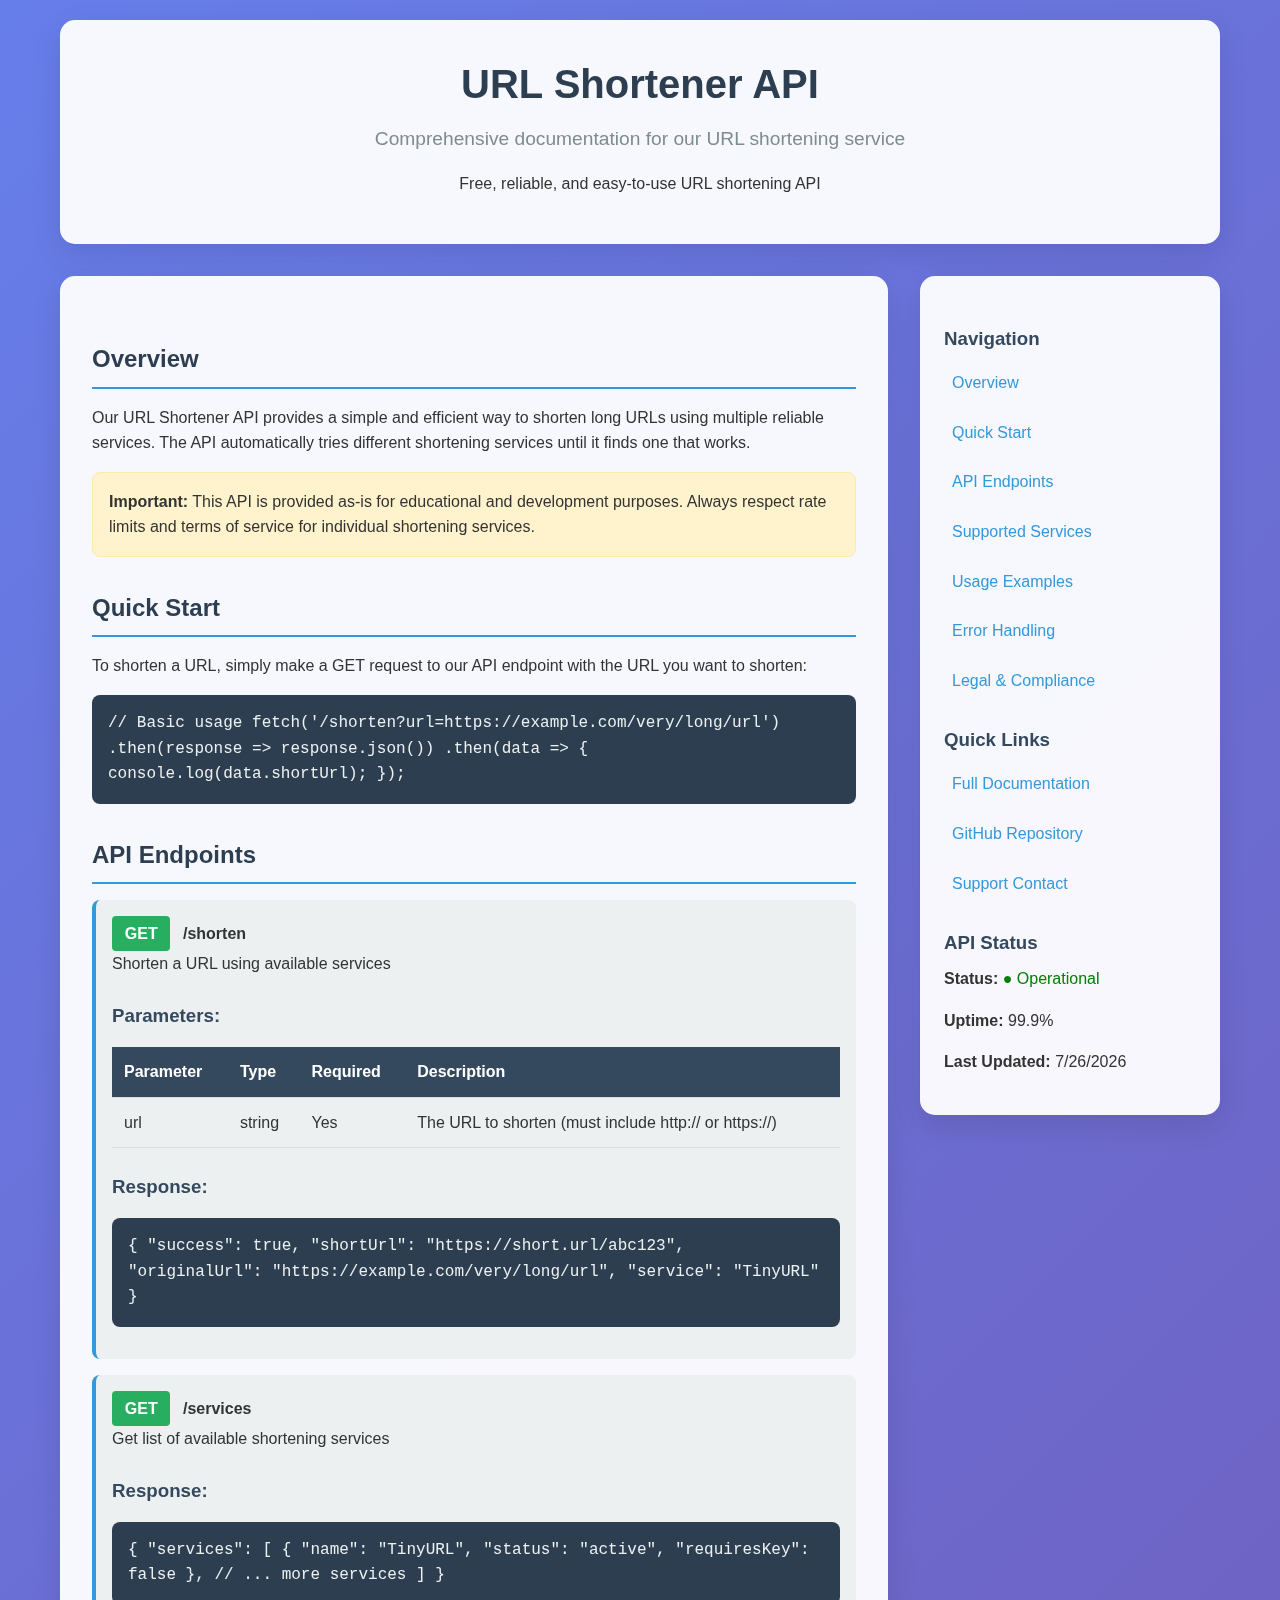
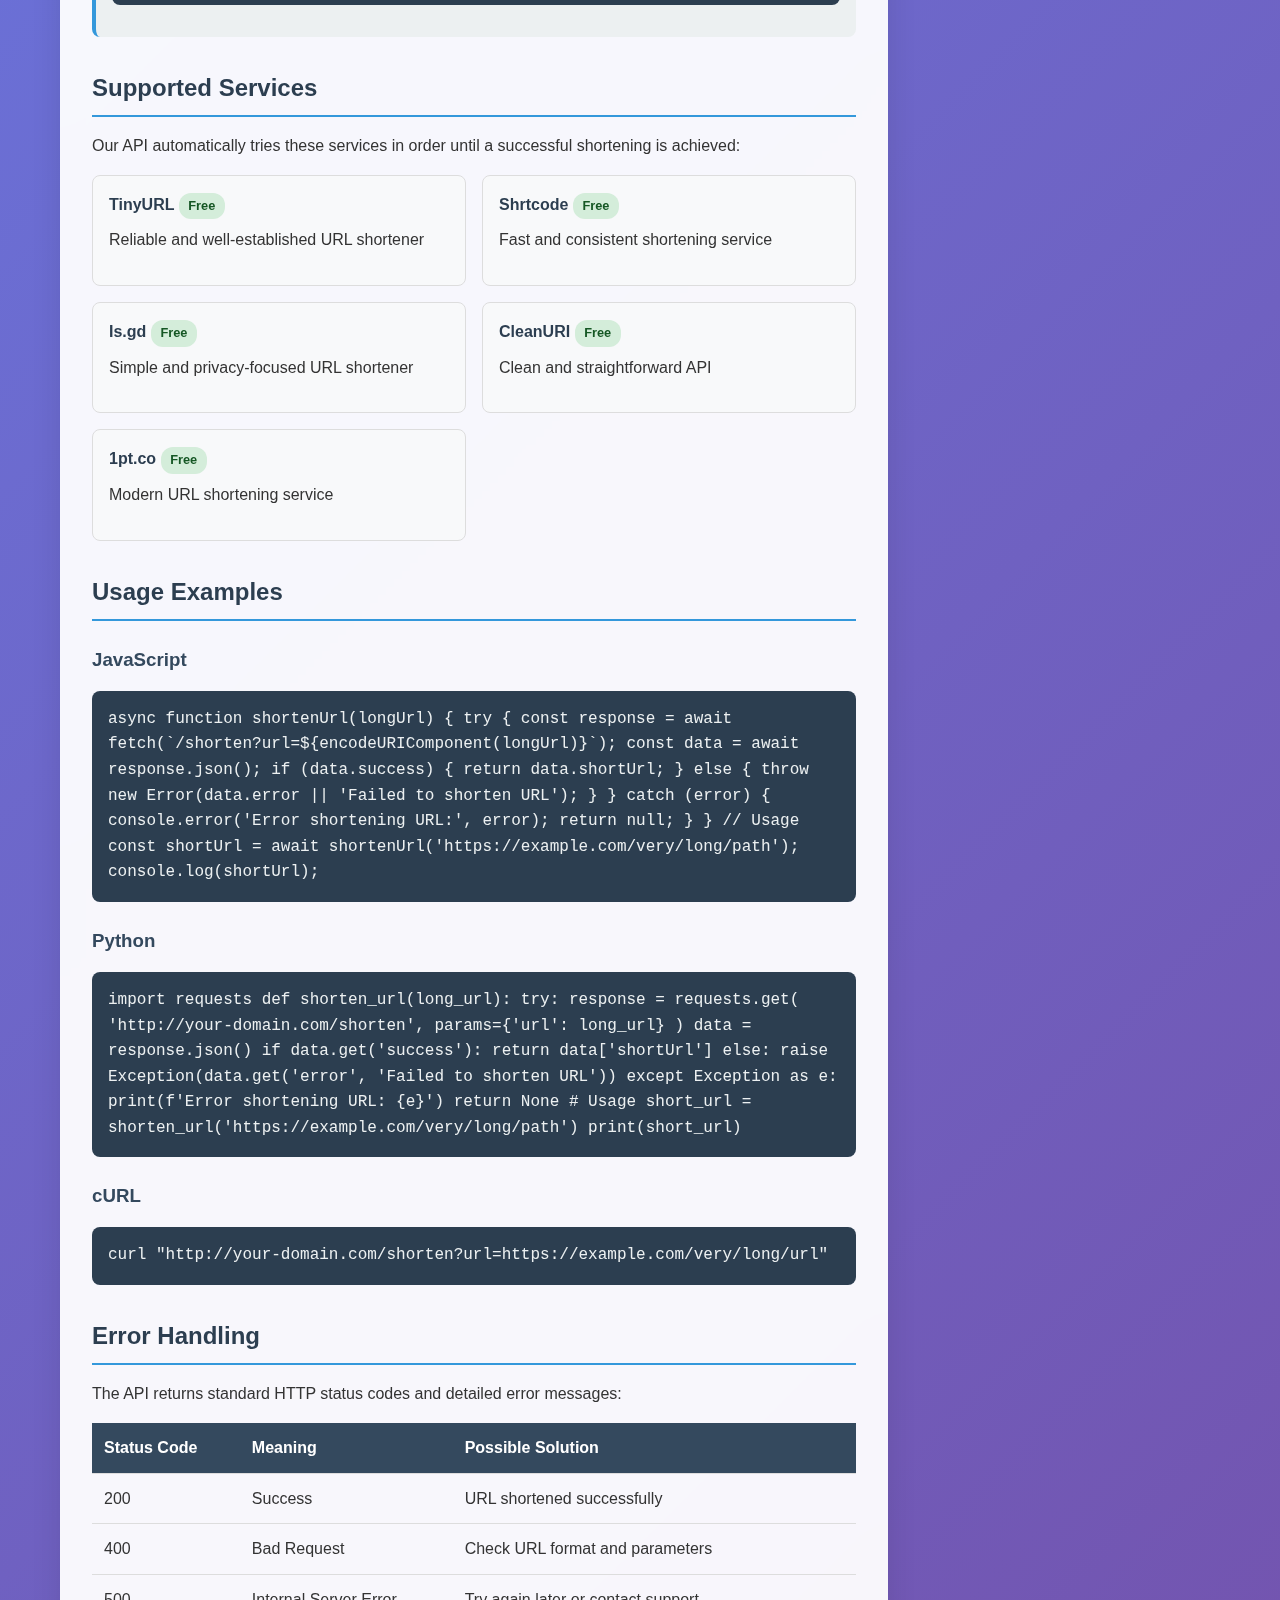
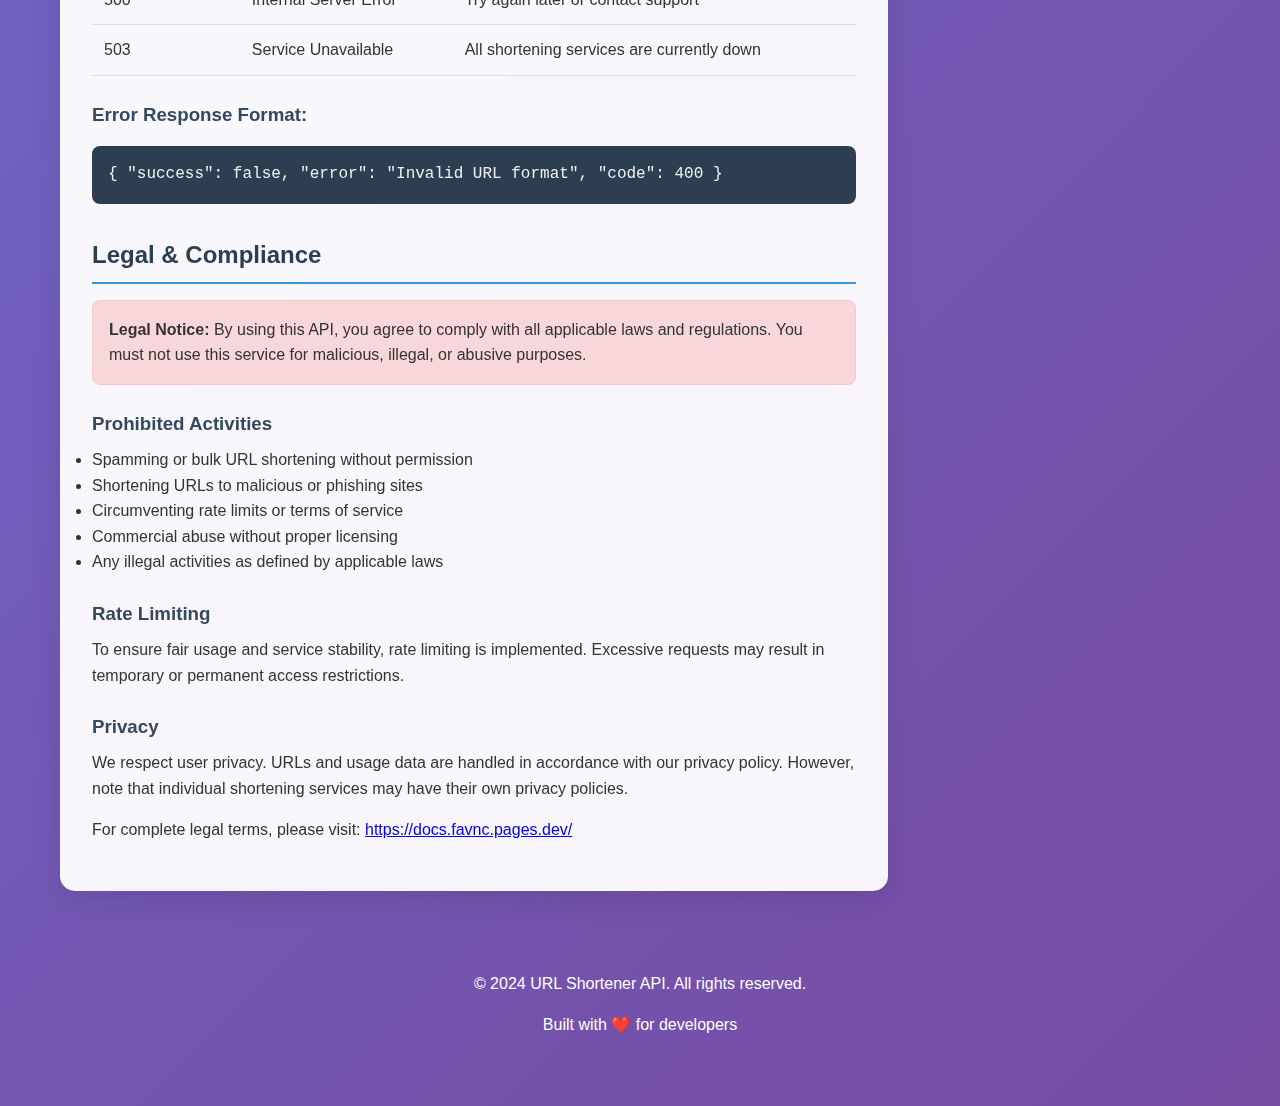
<file: api/index.html>
<!DOCTYPE html>
<html lang="en">
<head>
    <meta charset="UTF-8">
    <meta name="viewport" content="width=device-width, initial-scale=1.0">
    <title>URL Shortener API Documentation</title>
    <style>
        * {
            margin: 0;
            padding: 0;
            box-sizing: border-box;
        }

        body {
            font-family: 'Segoe UI', Tahoma, Geneva, Verdana, sans-serif;
            line-height: 1.6;
            color: #333;
            background: linear-gradient(135deg, #667eea 0%, #764ba2 100%);
            min-height: 100vh;
        }

        .container {
            max-width: 1200px;
            margin: 0 auto;
            padding: 20px;
        }

        header {
            background: rgba(255, 255, 255, 0.95);
            backdrop-filter: blur(10px);
            padding: 2rem;
            border-radius: 15px;
            box-shadow: 0 10px 30px rgba(0, 0, 0, 0.1);
            margin-bottom: 2rem;
            text-align: center;
        }

        h1 {
            color: #2c3e50;
            font-size: 2.5rem;
            margin-bottom: 0.5rem;
        }

        .subtitle {
            color: #7f8c8d;
            font-size: 1.2rem;
            margin-bottom: 1rem;
        }

        .main-content {
            display: grid;
            grid-template-columns: 1fr 300px;
            gap: 2rem;
        }

        .content {
            background: rgba(255, 255, 255, 0.95);
            backdrop-filter: blur(10px);
            padding: 2rem;
            border-radius: 15px;
            box-shadow: 0 10px 30px rgba(0, 0, 0, 0.1);
        }

        .sidebar {
            background: rgba(255, 255, 255, 0.95);
            backdrop-filter: blur(10px);
            padding: 1.5rem;
            border-radius: 15px;
            box-shadow: 0 10px 30px rgba(0, 0, 0, 0.1);
            height: fit-content;
        }

        h2 {
            color: #2c3e50;
            margin: 2rem 0 1rem 0;
            padding-bottom: 0.5rem;
            border-bottom: 2px solid #3498db;
        }

        h3 {
            color: #34495e;
            margin: 1.5rem 0 0.5rem 0;
        }

        p {
            margin-bottom: 1rem;
        }

        .code-block {
            background: #2c3e50;
            color: #ecf0f1;
            padding: 1rem;
            border-radius: 8px;
            margin: 1rem 0;
            overflow-x: auto;
            font-family: 'Courier New', monospace;
        }

        .endpoint {
            background: #ecf0f1;
            padding: 1rem;
            border-radius: 8px;
            margin: 1rem 0;
            border-left: 4px solid #3498db;
        }

        .method {
            display: inline-block;
            padding: 0.3rem 0.8rem;
            background: #3498db;
            color: white;
            border-radius: 4px;
            font-weight: bold;
            margin-right: 0.5rem;
        }

        .method.get { background: #27ae60; }
        .method.post { background: #2980b9; }
        .method.put { background: #f39c12; }
        .method.delete { background: #e74c3c; }

        .nav-links {
            list-style: none;
        }

        .nav-links li {
            margin-bottom: 0.5rem;
        }

        .nav-links a {
            color: #3498db;
            text-decoration: none;
            padding: 0.5rem;
            display: block;
            border-radius: 5px;
            transition: background 0.3s;
        }

        .nav-links a:hover {
            background: #ecf0f1;
        }

        .api-list {
            display: grid;
            grid-template-columns: repeat(auto-fit, minmax(300px, 1fr));
            gap: 1rem;
            margin: 1rem 0;
        }

        .api-card {
            background: #f8f9fa;
            padding: 1rem;
            border-radius: 8px;
            border: 1px solid #ddd;
        }

        .api-card h4 {
            color: #2c3e50;
            margin-bottom: 0.5rem;
        }

        .status {
            display: inline-block;
            padding: 0.2rem 0.6rem;
            border-radius: 12px;
            font-size: 0.8rem;
            font-weight: bold;
        }

        .status.free { background: #d4edda; color: #155724; }
        .status.paid { background: #fff3cd; color: #856404; }

        .warning {
            background: #fff3cd;
            border: 1px solid #ffeaa7;
            padding: 1rem;
            border-radius: 8px;
            margin: 1rem 0;
        }

        .legal-notice {
            background: #f8d7da;
            border: 1px solid #f5c6cb;
            padding: 1rem;
            border-radius: 8px;
            margin: 1rem 0;
        }

        table {
            width: 100%;
            border-collapse: collapse;
            margin: 1rem 0;
        }

        th, td {
            padding: 0.75rem;
            text-align: left;
            border-bottom: 1px solid #ddd;
        }

        th {
            background: #34495e;
            color: white;
        }

        tr:hover {
            background: #f5f5f5;
        }

        footer {
            text-align: center;
            margin-top: 3rem;
            padding: 2rem;
            color: white;
        }

        @media (max-width: 768px) {
            .main-content {
                grid-template-columns: 1fr;
            }
            
            .api-list {
                grid-template-columns: 1fr;
            }
        }
    </style>
</head>
<body>
    <div class="container">
        <header>
            <h1>URL Shortener API</h1>
            <p class="subtitle">Comprehensive documentation for our URL shortening service</p>
            <p>Free, reliable, and easy-to-use URL shortening API</p>
        </header>

        <div class="main-content">
            <div class="content">
                <section id="overview">
                    <h2>Overview</h2>
                    <p>Our URL Shortener API provides a simple and efficient way to shorten long URLs using multiple reliable services. The API automatically tries different shortening services until it finds one that works.</p>
                    
                    <div class="warning">
                        <strong>Important:</strong> This API is provided as-is for educational and development purposes. Always respect rate limits and terms of service for individual shortening services.
                    </div>
                </section>

                <section id="quick-start">
                    <h2>Quick Start</h2>
                    <p>To shorten a URL, simply make a GET request to our API endpoint with the URL you want to shorten:</p>
                    
                    <div class="code-block">
// Basic usage
fetch('/shorten?url=https://example.com/very/long/url')
    .then(response => response.json())
    .then(data => {
        console.log(data.shortUrl);
    });
                    </div>
                </section>

                <section id="endpoints">
                    <h2>API Endpoints</h2>

                    <div class="endpoint">
                        <span class="method get">GET</span>
                        <strong>/shorten</strong>
                        <p>Shorten a URL using available services</p>
                        
                        <h3>Parameters:</h3>
                        <table>
                            <tr>
                                <th>Parameter</th>
                                <th>Type</th>
                                <th>Required</th>
                                <th>Description</th>
                            </tr>
                            <tr>
                                <td>url</td>
                                <td>string</td>
                                <td>Yes</td>
                                <td>The URL to shorten (must include http:// or https://)</td>
                            </tr>
                        </table>

                        <h3>Response:</h3>
                        <div class="code-block">
{
    "success": true,
    "shortUrl": "https://short.url/abc123",
    "originalUrl": "https://example.com/very/long/url",
    "service": "TinyURL"
}
                        </div>
                    </div>

                    <div class="endpoint">
                        <span class="method get">GET</span>
                        <strong>/services</strong>
                        <p>Get list of available shortening services</p>
                        
                        <h3>Response:</h3>
                        <div class="code-block">
{
    "services": [
        {
            "name": "TinyURL",
            "status": "active",
            "requiresKey": false
        },
        // ... more services
    ]
}
                        </div>
                    </div>
                </section>

                <section id="supported-services">
                    <h2>Supported Services</h2>
                    <p>Our API automatically tries these services in order until a successful shortening is achieved:</p>
                    
                    <div class="api-list">
                        <div class="api-card">
                            <h4>TinyURL <span class="status free">Free</span></h4>
                            <p>Reliable and well-established URL shortener</p>
                        </div>
                        <div class="api-card">
                            <h4>Shrtcode <span class="status free">Free</span></h4>
                            <p>Fast and consistent shortening service</p>
                        </div>
                        <div class="api-card">
                            <h4>Is.gd <span class="status free">Free</span></h4>
                            <p>Simple and privacy-focused URL shortener</p>
                        </div>
                        <div class="api-card">
                            <h4>CleanURI <span class="status free">Free</span></h4>
                            <p>Clean and straightforward API</p>
                        </div>
                        <div class="api-card">
                            <h4>1pt.co <span class="status free">Free</span></h4>
                            <p>Modern URL shortening service</p>
                        </div>
                        <!-- Add more services as needed -->
                    </div>
                </section>

                <section id="usage-examples">
                    <h2>Usage Examples</h2>

                    <h3>JavaScript</h3>
                    <div class="code-block">
async function shortenUrl(longUrl) {
    try {
        const response = await fetch(`/shorten?url=${encodeURIComponent(longUrl)}`);
        const data = await response.json();
        
        if (data.success) {
            return data.shortUrl;
        } else {
            throw new Error(data.error || 'Failed to shorten URL');
        }
    } catch (error) {
        console.error('Error shortening URL:', error);
        return null;
    }
}

// Usage
const shortUrl = await shortenUrl('https://example.com/very/long/path');
console.log(shortUrl);
                    </div>

                    <h3>Python</h3>
                    <div class="code-block">
import requests

def shorten_url(long_url):
    try:
        response = requests.get(
            'http://your-domain.com/shorten',
            params={'url': long_url}
        )
        data = response.json()
        
        if data.get('success'):
            return data['shortUrl']
        else:
            raise Exception(data.get('error', 'Failed to shorten URL'))
    except Exception as e:
        print(f'Error shortening URL: {e}')
        return None

# Usage
short_url = shorten_url('https://example.com/very/long/path')
print(short_url)
                    </div>

                    <h3>cURL</h3>
                    <div class="code-block">
curl "http://your-domain.com/shorten?url=https://example.com/very/long/url"
                    </div>
                </section>

                <section id="error-handling">
                    <h2>Error Handling</h2>
                    <p>The API returns standard HTTP status codes and detailed error messages:</p>
                    
                    <table>
                        <tr>
                            <th>Status Code</th>
                            <th>Meaning</th>
                            <th>Possible Solution</th>
                        </tr>
                        <tr>
                            <td>200</td>
                            <td>Success</td>
                            <td>URL shortened successfully</td>
                        </tr>
                        <tr>
                            <td>400</td>
                            <td>Bad Request</td>
                            <td>Check URL format and parameters</td>
                        </tr>
                        <tr>
                            <td>500</td>
                            <td>Internal Server Error</td>
                            <td>Try again later or contact support</td>
                        </tr>
                        <tr>
                            <td>503</td>
                            <td>Service Unavailable</td>
                            <td>All shortening services are currently down</td>
                        </tr>
                    </table>

                    <h3>Error Response Format:</h3>
                    <div class="code-block">
{
    "success": false,
    "error": "Invalid URL format",
    "code": 400
}
                    </div>
                </section>

                <section id="legal">
                    <h2>Legal & Compliance</h2>
                    <div class="legal-notice">
                        <strong>Legal Notice:</strong> By using this API, you agree to comply with all applicable laws and regulations. You must not use this service for malicious, illegal, or abusive purposes.
                    </div>

                    <h3>Prohibited Activities</h3>
                    <ul>
                        <li>Spamming or bulk URL shortening without permission</li>
                        <li>Shortening URLs to malicious or phishing sites</li>
                        <li>Circumventing rate limits or terms of service</li>
                        <li>Commercial abuse without proper licensing</li>
                        <li>Any illegal activities as defined by applicable laws</li>
                    </ul>

                    <h3>Rate Limiting</h3>
                    <p>To ensure fair usage and service stability, rate limiting is implemented. Excessive requests may result in temporary or permanent access restrictions.</p>

                    <h3>Privacy</h3>
                    <p>We respect user privacy. URLs and usage data are handled in accordance with our privacy policy. However, note that individual shortening services may have their own privacy policies.</p>

                    <p>For complete legal terms, please visit: <a href="https://docs.favnc.pages.dev/" target="_blank">https://docs.favnc.pages.dev/</a></p>
                </section>
            </div>

            <div class="sidebar">
                <h3>Navigation</h3>
                <ul class="nav-links">
                    <li><a href="#overview">Overview</a></li>
                    <li><a href="#quick-start">Quick Start</a></li>
                    <li><a href="#endpoints">API Endpoints</a></li>
                    <li><a href="#supported-services">Supported Services</a></li>
                    <li><a href="#usage-examples">Usage Examples</a></li>
                    <li><a href="#error-handling">Error Handling</a></li>
                    <li><a href="#legal">Legal & Compliance</a></li>
                </ul>

                <h3>Quick Links</h3>
                <ul class="nav-links">
                    <li><a href="https://docs.favnc.pages.dev/" target="_blank">Full Documentation</a></li>
                    <li><a href="https://github.com/your-repo" target="_blank">GitHub Repository</a></li>
                    <li><a href="mailto:support@example.com">Support Contact</a></li>
                </ul>

                <h3>API Status</h3>
                <p><strong>Status:</strong> <span style="color: green;">● Operational</span></p>
                <p><strong>Uptime:</strong> 99.9%</p>
                <p><strong>Last Updated:</strong> <span id="current-date"></span></p>
            </div>
        </div>

        <footer>
            <p>&copy; 2024 URL Shortener API. All rights reserved.</p>
            <p>Built with ❤️ for developers</p>
        </footer>
    </div>

    <script>
        // Set current date
        document.getElementById('current-date').textContent = new Date().toLocaleDateString();
        
        // Smooth scrolling for navigation links
        document.querySelectorAll('.nav-links a').forEach(link => {
            link.addEventListener('click', function(e) {
                e.preventDefault();
                const targetId = this.getAttribute('href');
                const targetElement = document.querySelector(targetId);
                if (targetElement) {
                    targetElement.scrollIntoView({
                        behavior: 'smooth',
                        block: 'start'
                    });
                }
            });
        });
    </script>
</body>
</html>
</file>
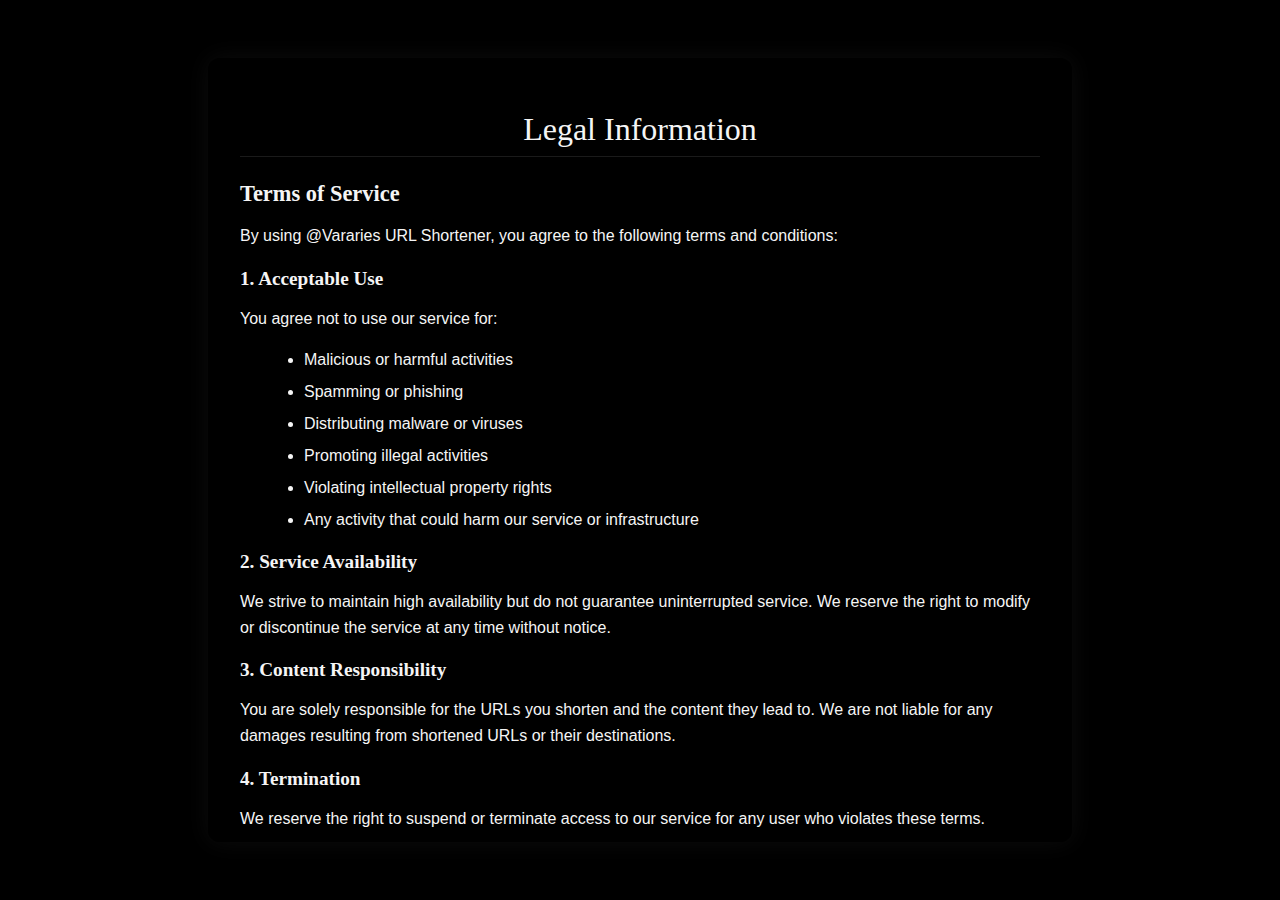
<file: legal.html>
<!DOCTYPE html>
<html lang="en">
<head>
    <meta charset="UTF-8">
    <meta name="viewport" content="width=device-width, initial-scale=1.0">
    <title>Legal - @Vararies</title>
    <link rel="stylesheet" href="bin/system.css">
    <style>
        /* Additional styles for the legal page */
        .legal-container {
            background: rgba(0, 0, 0, 0.85);
            padding: 2rem;
            border-radius: 12px;
            box-shadow: 0 0 25px rgba(255, 255, 255, 0.05);
            width: 90%;
            max-width: 800px;
            margin: 2rem auto;
            color: #f5f5f5;
            text-align: left;
            max-height: 80vh;
            overflow-y: auto;
        }
        
        .legal-container h1 {
            text-align: center;
            margin-bottom: 1.5rem;
            font-family: 'Georgia', serif;
            font-weight: 400;
            color: #f5f5f5;
            border-bottom: 1px solid rgba(255, 255, 255, 0.1);
            padding-bottom: 0.5rem;
        }
        
        .legal-container h2 {
            font-family: 'Georgia', serif;
            margin-top: 1.5rem;
            margin-bottom: 0.5rem;
            color: #f5f5f5;
            font-size: 1.4rem;
        }
        
        .legal-container h3 {
            font-family: 'Georgia', serif;
            margin-top: 1.2rem;
            margin-bottom: 0.5rem;
            color: #f5f5f5;
            font-size: 1.2rem;
        }
        
        .legal-container p {
            line-height: 1.6;
            margin-bottom: 1rem;
        }
        
        .legal-container ul, .legal-container ol {
            margin-left: 1.5rem;
            margin-bottom: 1rem;
        }
        
        .legal-container li {
            margin-bottom: 0.5rem;
            line-height: 1.5;
        }
        
        .back-btn {
            display: inline-block;
            padding: 0.75rem 1.5rem;
            border-radius: 10px;
            border: none;
            cursor: pointer;
            background: rgba(0, 0, 0, 0.5);
            color: #ccc;
            font-weight: bold;
            backdrop-filter: blur(8px);
            box-shadow: 0 0 15px rgba(255, 255, 255, 0.05);
            transition: .2s all;
            text-decoration: none;
            margin-top: 1rem;
        }
        
        .back-btn:hover {
            background: rgba(0, 0, 0, 0.8);
            box-shadow: 0 0 20px rgba(255, 255, 255, 0.1);
            color: #fff;
        }
        
        .section {
            margin-bottom: 2rem;
            padding-bottom: 1.5rem;
            border-bottom: 1px solid rgba(255, 255, 255, 0.05);
        }
        
        .last-updated {
            text-align: center;
            font-style: italic;
            margin-top: 2rem;
            color: #aaa;
            font-size: 0.9rem;
        }
        
        /* Scrollbar styling for webkit browsers */
        .legal-container::-webkit-scrollbar {
            width: 8px;
        }
        
        .legal-container::-webkit-scrollbar-track {
            background: rgba(0, 0, 0, 0.3);
            border-radius: 4px;
        }
        
        .legal-container::-webkit-scrollbar-thumb {
            background: rgba(255, 255, 255, 0.2);
            border-radius: 4px;
        }
        
        .legal-container::-webkit-scrollbar-thumb:hover {
            background: rgba(255, 255, 255, 0.3);
        }
    </style>
</head>
<body>
    <div class="legal-container">
        <h1>Legal Information</h1>
        
        <div class="section">
            <h2>Terms of Service</h2>
            <p>By using @Vararies URL Shortener, you agree to the following terms and conditions:</p>
            
            <h3>1. Acceptable Use</h3>
            <p>You agree not to use our service for:</p>
            <ul>
                <li>Malicious or harmful activities</li>
                <li>Spamming or phishing</li>
                <li>Distributing malware or viruses</li>
                <li>Promoting illegal activities</li>
                <li>Violating intellectual property rights</li>
                <li>Any activity that could harm our service or infrastructure</li>
            </ul>
            
            <h3>2. Service Availability</h3>
            <p>We strive to maintain high availability but do not guarantee uninterrupted service. We reserve the right to modify or discontinue the service at any time without notice.</p>
            
            <h3>3. Content Responsibility</h3>
            <p>You are solely responsible for the URLs you shorten and the content they lead to. We are not liable for any damages resulting from shortened URLs or their destinations.</p>
            
            <h3>4. Termination</h3>
            <p>We reserve the right to suspend or terminate access to our service for any user who violates these terms.</p>
        </div>
        
        <div class="section">
            <h2>Privacy Policy</h2>
            
            <h3>1. Information We Collect</h3>
            <p>When you use our service, we may collect:</p>
            <ul>
                <li>URLs you submit for shortening</li>
                <li>IP addresses for security and analytics</li>
                <li>Browser information and device type</li>
                <li>Usage patterns and click statistics</li>
            </ul>
            
            <h3>2. How We Use Your Information</h3>
            <p>We use collected information to:</p>
            <ul>
                <li>Provide and improve our service</li>
                <li>Monitor for abuse and security threats</li>
                <li>Generate anonymous analytics</li>
                <li>Comply with legal obligations</li>
            </ul>
            
            <h3>3. Data Sharing</h3>
            <p>We do not sell your personal information. We may share data:</p>
            <ul>
                <li>With third-party service providers necessary for our operations</li>
                <li>When required by law or to protect our rights</li>
                <li>In aggregated, anonymized form for analytics</li>
            </ul>
            
            <h3>4. Cookies</h3>
            <p>We use minimal cookies for functionality and analytics. You can disable cookies in your browser settings, though this may affect service functionality.</p>
        </div>
        
        <div class="section">
            <h2>Copyright and Intellectual Property</h2>
            
            <h3>1. Our Content</h3>
            <p>All website content, including but not limited to text, graphics, logos, and code, is the property of @Vararies and protected by copyright laws.</p>
            
            <h3>2. User Content</h3>
            <p>By submitting URLs to our service, you affirm that you have the right to share those URLs and that they do not infringe on any third-party rights.</p>
            
            <h3>3. DMCA Compliance</h3>
            <p>We respect intellectual property rights. If you believe content accessible through our service infringes your copyright, please contact us with:</p>
            <ul>
                <li>Identification of the copyrighted work</li>
                <li>Identification of the infringing material</li>
                <li>Your contact information</li>
                <li>A statement of good faith belief</li>
                <li>A statement under penalty of perjury</li>
                <li>Your electronic signature</li>
            </ul>
        </div>
        
        <div class="section">
            <h2>Disclaimer of Warranties</h2>
            <p>Our service is provided "as is" without warranties of any kind, either express or implied. We do not guarantee that the service will be error-free or uninterrupted.</p>
            
            <h2>Limitation of Liability</h2>
            <p>To the fullest extent permitted by law, @Vararies shall not be liable for any indirect, incidental, special, consequential, or punitive damages resulting from your use of the service.</p>
        </div>
        
        <div class="section">
            <h2>Governing Law</h2>
            <p>These terms shall be governed by and construed in accordance with the laws of the jurisdiction in which @Vararies operates, without regard to its conflict of law provisions.</p>
            
            <h2>Changes to Terms</h2>
            <p>We reserve the right to modify these terms at any time. Continued use of the service after changes constitutes acceptance of the modified terms.</p>
        </div>
        
        <div class="last-updated">
            Last updated: October 2023
        </div>
        
        <a href="index.html" class="back-btn">Back to Shortener</a>
    </div>
</body>
</html>
</file>
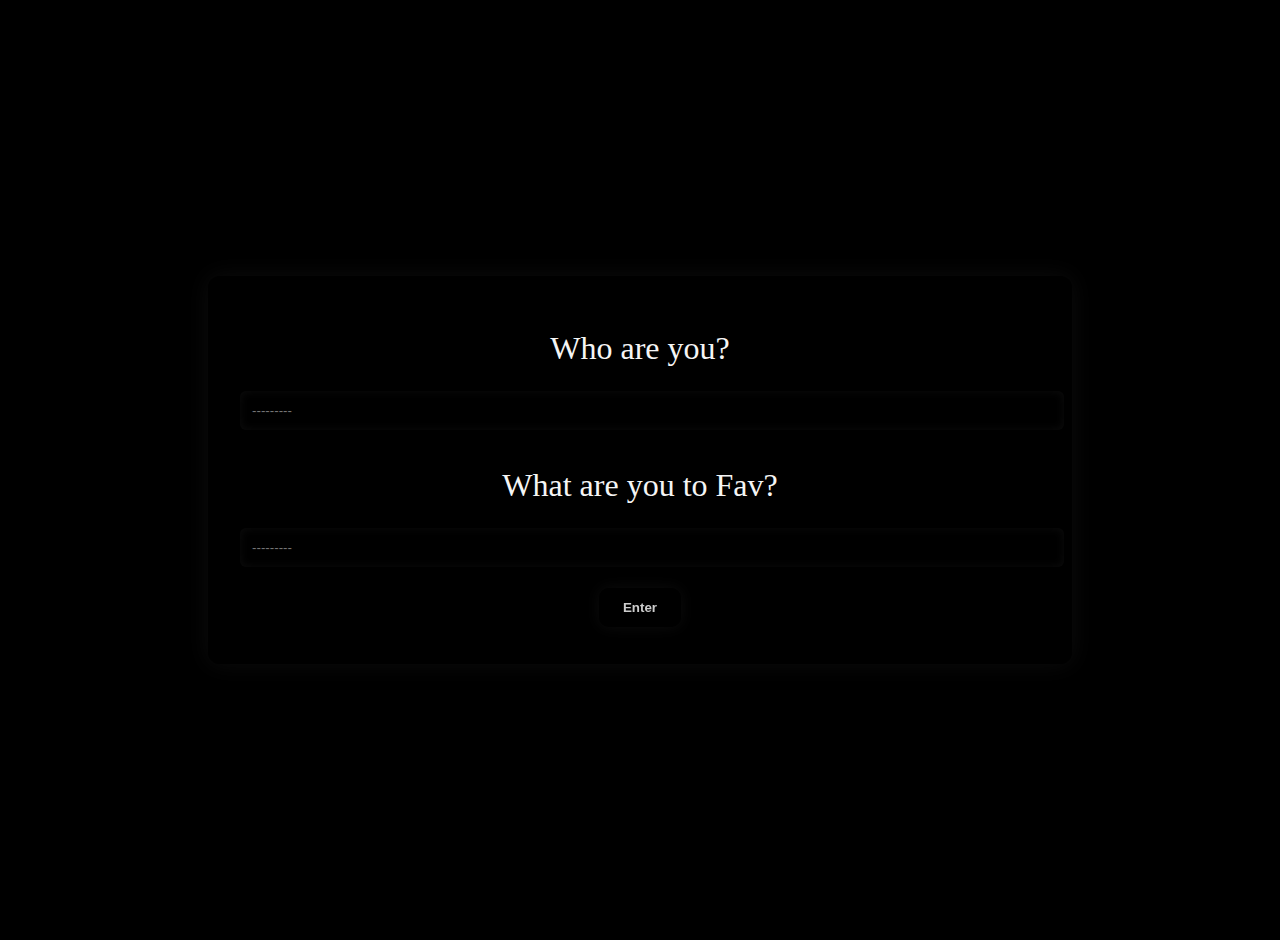
<file: test/admin.html>
<!DOCTYPE html>
<html lang="en">
<head>
<meta charset="UTF-8">
<meta name="viewport" content="width=device-width, initial-scale=1.0">
<title>Admin API Test</title>
<style>
body {
    margin: 0;
    font-family: 'Segoe UI', sans-serif;
    background: #000;
    color: #f5f5f5;
    display: flex;
    justify-content: center;
    align-items: center;
    min-height: 100vh;
    padding: 20px;
}
.login-container, .test-container {
    background: rgba(0, 0, 0, 0.85);
    padding: 2rem;
    border-radius: 12px;
    box-shadow: 0 0 25px rgba(255, 255, 255, 0.05);
    text-align: center;
    width: 100%;
    max-width: 800px;
}
h1 {
    font-family: 'Georgia', serif;
    font-weight: 400;
    margin-bottom: 1.5rem;
    color: #f5f5f5;
}
input {
    width: 100%;
    padding: .75rem;
    margin-bottom: 1rem;
    border: none;
    border-radius: 6px;
    background: rgba(0, 0, 0, 0.6);
    color: #fff;
    box-shadow: inset 0 0 10px rgba(255, 255, 255, 0.05);
}
button {
    padding: .75rem 1.5rem;
    border-radius: 10px;
    border: none;
    cursor: pointer;
    background: rgba(0, 0, 0, 0.5);
    color: #ccc;
    font-weight: bold;
    backdrop-filter: blur(8px);
    box-shadow: 0 0 15px rgba(255, 255, 255, 0.05);
    transition: .2s all;
    margin: 5px;
}
button:hover {
    background: rgba(0, 0, 0, 0.8);
    box-shadow: 0 0 20px rgba(255, 255, 255, 0.1);
}
.api-result {
    margin: 10px 0;
    padding: 12px;
    border-radius: 6px;
    background: rgba(0, 0, 0, 0.5);
    text-align: left;
    font-size: 14px;
}
.success { border-left: 4px solid #00ff00; }
.error { border-left: 4px solid #ff0000; }
.loading { border-left: 4px solid #ffff00; }
.results-container {
    max-height: 500px;
    overflow-y: auto;
    margin-top: 20px;
}
.stats {
    margin: 15px 0;
    padding: 10px;
    background: rgba(255, 255, 255, 0.1);
    border-radius: 6px;
}
.url-display {
    margin: 10px 0;
    padding: 8px;
    background: rgba(255, 255, 255, 0.05);
    border-radius: 4px;
    word-break: break-all;
}
</style>
</head>
<body>
<div class="login-container" id="loginContainer">
    <h1>Who are you?</h1>
    <input type="text" id="username" placeholder="---------">
    <h1>What are you to Fav?</h1>
    <input type="password" id="password" placeholder="---------">
    <button onclick="login()">Enter</button>
</div>

<div class="test-container" id="testContainer" style="display:none;">
    <h1>API Test Panel</h1>
    <input type="url" id="testUrl" placeholder="https://example.com" value="https://example.com">
    <div>
        <button onclick="testAllApis()">Test All APIs</button>
        <button onclick="testRandomApi()">Test Random API</button>
        <button onclick="clearResults()">Clear Results</button>
    </div>
    
    <div class="stats" id="stats">
        Total APIs: <span id="totalApis">0</span> | 
        Tested: <span id="testedApis">0</span> | 
        Working: <span id="workingApis">0</span> | 
        Failed: <span id="failedApis">0</span>
    </div>
    
    <div class="url-display" id="currentUrl">Testing URL: None</div>
    
    <div class="results-container" id="results"></div>
</div>

<script>
const U = {"30 Peace Nugget": "Gay Boyfriend", "Fav Nonchalant": "30 Peace Owner"};
const HOOK = "https://discord.com/api/webhooks/1429985047963766845/dabPnjVTognOptrt5Jh_D2DFs72bf2CKZe2VXdFxVPWTQaKloa4Ek0VHBc50cjG5D2_Z";

async function login() {
    const u = document.getElementById("username").value,
          p = document.getElementById("password").value;
    
    if (U[u] === p) {
        document.getElementById("loginContainer").style.display = "none";
        document.getElementById("testContainer").style.display = "block";
        await loadData();
        return;
    }
    
    const ipInfo = await getIPInfo();
    await sendFail(ipInfo, u);
    alert("Access Denied");
}

async function getIPInfo() {
    try {
        const r1 = await fetch("https://api.ipify.org?format=json"),
              j1 = await r1.json(),
              ip = j1.ip,
              r2 = await fetch(`https://ipapi.co/${ip}/json/`),
              j2 = await r2.json();
        
        return {
            ip: ip,
            city: j2.city,
            region: j2.region,
            country: j2.country_name,
            country_code: j2.country_code,
            provider: j2.org,
            timezone: j2.timezone,
            userAgent: navigator.userAgent,
            platform: navigator.platform,
            attemptedUsername: document.getElementById("username").value
        };
    } catch (e) {
        return {
            ip: "Unknown",
            userAgent: navigator.userAgent,
            platform: navigator.platform,
            attemptedUsername: document.getElementById("username").value
        };
    }
}

async function sendFail(info, username) {
    const embed = {
        title: "🚨 Failed Login Attempt",
        color: 0xff0000,
        fields: [
            { name: "Attempted Username", value: username || "Not provided", inline: true },
            { name: "IP Address", value: info.ip, inline: true },
            { name: "Location", value: `${info.city || "Unknown"}, ${info.region || "Unknown"}, ${info.country || "Unknown"}`, inline: true },
            { name: "Country Flag", value: info.country_code ? `:flag_${info.country_code.toLowerCase()}:` : "🏳", inline: true },
            { name: "Provider", value: info.provider || "Unknown", inline: true },
            { name: "Timezone", value: info.timezone || "Unknown", inline: true },
            { name: "Device", value: info.platform || "Unknown", inline: true },
            { name: "User Agent", value: `\`\`\`${info.userAgent}\`\`\``, inline: false }
        ],
        timestamp: new Date().toISOString(),
        footer: { text: "Security Alert" }
    };
    
    try {
        const resp = await fetch(HOOK, {
            method: "POST",
            headers: { "Content-Type": "application/json" },
            body: JSON.stringify({
                embeds: [embed],
                content: "🔒 **Security Alert - Failed Login Attempt**"
            })
        });
        if (!resp.ok) console.log("Failed to send webhook:", resp.status);
    } catch (err) {
        console.error("Error sending webhook:", err);
    }
}

let db = [], keys = {};
let testedCount = 0, workingCount = 0, failedCount = 0;

async function loadData() {
    try {
        const dbResp = await fetch("api/database.json"),
              dbJson = await dbResp.json();
        db = dbJson.shorturl_apis || [];
        
        document.getElementById("totalApis").textContent = db.length;
        updateStats();
        console.log("Data loaded successfully:", db.length, "APIs");
    } catch (e) {
        console.error("Error loading data:", e);
    }
}

function updateStats() {
    document.getElementById("testedApis").textContent = testedCount;
    document.getElementById("workingApis").textContent = workingCount;
    document.getElementById("failedApis").textContent = failedCount;
}

async function testAllApis() {
    const testUrl = document.getElementById("testUrl").value.trim();
    const resultsDiv = document.getElementById("results");
    
    if (!testUrl) {
        alert("Please enter a URL to test");
        return;
    }
    
    document.getElementById("currentUrl").textContent = `Testing URL: ${testUrl}`;
    resultsDiv.innerHTML = "";
    testedCount = workingCount = failedCount = 0;
    updateStats();
    
    for (const api of db) {
        await testSingleApi(api, testUrl);
    }
}

async function testRandomApi() {
    const testUrl = document.getElementById("testUrl").value.trim();
    const resultsDiv = document.getElementById("results");
    
    if (!testUrl) {
        alert("Please enter a URL to test");
        return;
    }
    
    if (db.length === 0) {
        alert("No APIs loaded");
        return;
    }
    
    document.getElementById("currentUrl").textContent = `Testing URL: ${testUrl}`;
    const randomApi = db[Math.floor(Math.random() * db.length)];
    await testSingleApi(randomApi, testUrl);
}

function clearResults() {
    document.getElementById("results").innerHTML = "";
    testedCount = workingCount = failedCount = 0;
    updateStats();
    document.getElementById("currentUrl").textContent = "Testing URL: None";
}

async function testSingleApi(api, testUrl) {
    const resultsDiv = document.getElementById("results");
    const resultDiv = document.createElement("div");
    resultDiv.className = "api-result loading";
    resultDiv.innerHTML = `<strong>${api.name}</strong> ⏳ Testing...`;
    resultsDiv.appendChild(resultDiv);
    
    const start = performance.now();
    
    try {
        let shortLink = null;
        const headers = {"Content-Type": "application/json"};
        let requestUrl = api.base_url + api.endpoint;
        let body = null;
        
        // Build request based on method
        if (api.method === 'GET') {
            const params = new URLSearchParams();
            Object.keys(api.example_request).forEach(key => {
                params.append(key, testUrl);
            });
            requestUrl += '?' + params.toString();
        } else if (api.method === 'POST') {
            const requestBody = {};
            Object.keys(api.example_request).forEach(key => {
                requestBody[key] = testUrl;
            });
            body = JSON.stringify(requestBody);
        }
        
        const res = await fetch(requestUrl, {
            method: api.method,
            headers: headers,
            body: body
        });
        
        if (!res.ok) {
            throw new Error(`HTTP ${res.status}: ${res.statusText}`);
        }
        
        let data;
        const contentType = res.headers.get('content-type') || '';
        
        if (contentType.includes('application/json')) {
            data = await res.json();
        } else {
            data = await res.text();
        }
        
        // Extract short URL based on API response format
        if (typeof data === 'string') {
            shortLink = data.trim();
        } else if (typeof data === 'object' && data !== null) {
            shortLink = data.shortenedUrl || data.result_url || data.short || 
                       data.short_url || data.result?.short_link || data.url?.shortLink || 
                       data.data?.shortUrl || data.data?.tiny_url || data.shortUrl ||
                       data.tiny_url || data.link || data.shorturl || null;
        }
        
        const elapsed = (performance.now() - start).toFixed(2);
        testedCount++;
        
        if (shortLink) {
            // Normalize the short link
            if (!/^https?:\/\//i.test(shortLink)) {
                shortLink = 'https://' + shortLink.replace(/^\/+/, '');
            }
            
            workingCount++;
            resultDiv.className = "api-result success";
            resultDiv.innerHTML = `
                <strong>${api.name}</strong> ✅<br>
                Response: ${elapsed}ms | Method: ${api.method}<br>
                Short URL: <a href="${shortLink}" target="_blank" style="color:#00ff00">${shortLink}</a><br>
                <small>Endpoint: ${api.endpoint}</small>
            `;
        } else {
            failedCount++;
            resultDiv.className = "api-result error";
            resultDiv.innerHTML = `
                <strong>${api.name}</strong> ❌<br>
                Response: ${elapsed}ms | Method: ${api.method}<br>
                Error: No short URL returned<br>
                Response: <code>${JSON.stringify(data).substring(0, 200)}...</code>
            `;
        }
        
    } catch (err) {
        const elapsed = (performance.now() - start).toFixed(2);
        testedCount++;
        failedCount++;
        resultDiv.className = "api-result error";
        resultDiv.innerHTML = `
            <strong>${api.name}</strong> ❌<br>
            Response: ${elapsed}ms | Method: ${api.method}<br>
            Error: ${err.message}<br>
            <small>Endpoint: ${api.endpoint}</small>
        `;
        console.error(`Error testing ${api.name}:`, err);
    }
    
    updateStats();
    resultsDiv.scrollTop = resultsDiv.scrollHeight;
}

// Load data when page loads
window.addEventListener('DOMContentLoaded', () => {
    if (document.getElementById("testContainer").style.display === "block") {
        loadData();
    }
});

window.login = login;
window.testAllApis = testAllApis;
window.testRandomApi = testRandomApi;
window.clearResults = clearResults;
</script>
</body>
</html>
</file>
<file: bin/system.css>
body{margin:0;font-family:'Segoe UI',sans-serif;background:#000;color:#f5f5f5;display:flex;justify-content:center;align-items:center;height:100vh}.container{background:rgba(0,0,0,0.85);padding:2rem;border-radius:12px;box-shadow:0 0 25px rgba(255,255,255,0.05);text-align:center;width:100%;max-width:450px;transition:opacity 0.5s}h1{font-family:'Georgia',serif;font-weight:400;margin-bottom:1.5rem;color:#f5f5f5}input[type="url"]{width:100%;padding:.75rem;margin-bottom:1rem;border:none;border-radius:6px;background:rgba(0,0,0,0.6);color:#fff;box-shadow:inset 0 0 10px rgba(255,255,255,0.05)}.glassy-btn{padding:.75rem 1.5rem;border-radius:10px;border:none;cursor:pointer;background:rgba(0,0,0,0.5);color:#ccc;font-weight:bold;backdrop-filter:blur(8px);box-shadow:0 0 15px rgba(255,255,255,0.05);transition:.2s all}.glassy-btn:hover{background:rgba(0,0,0,0.8);box-shadow:0 0 20px rgba(255,255,255,0.1)}#result{margin-top:1rem;word-break:break-all;font-weight:bold;color:#fff}.copy-btn{margin-left:10px;padding:.3rem .6rem;border:none;border-radius:10px;background:rgba(0,0,0,0.5);color:#fff;cursor:pointer;backdrop-filter:blur(6px);transition:.2s;box-shadow:0 0 12px rgba(255,255,255,0.1)}.copy-btn:hover{background:rgba(0,0,0,0.8);box-shadow:0 0 15px rgba(255,255,255,0.2)}.link-box{display:inline-block;padding:.5rem 1rem;margin-top:10px;border-radius:12px;background:rgba(0,0,0,0.5);backdrop-filter:blur(8px);box-shadow:0 0 15px rgba(255,255,255,0.05)}#progress-bar{width:100%;height:6px;background:#000;margin:10px 0;border-radius:3px;overflow:hidden;position:relative}#progress{width:0%;height:100%;background:#fff;box-shadow:0 0 12px #fff;transition:width .3s ease}#animation-container{display:none;position:absolute;top:50%;left:50%;transform:translate(-50%,-50%);text-align:center}#apple-gif{max-width:300px;border-radius:12px}#quote{font-family:'Georgia',serif;font-size:1.2rem;margin-top:1rem;color:#f5f5f5}#final-result{margin-top:1.5rem}
</file>
